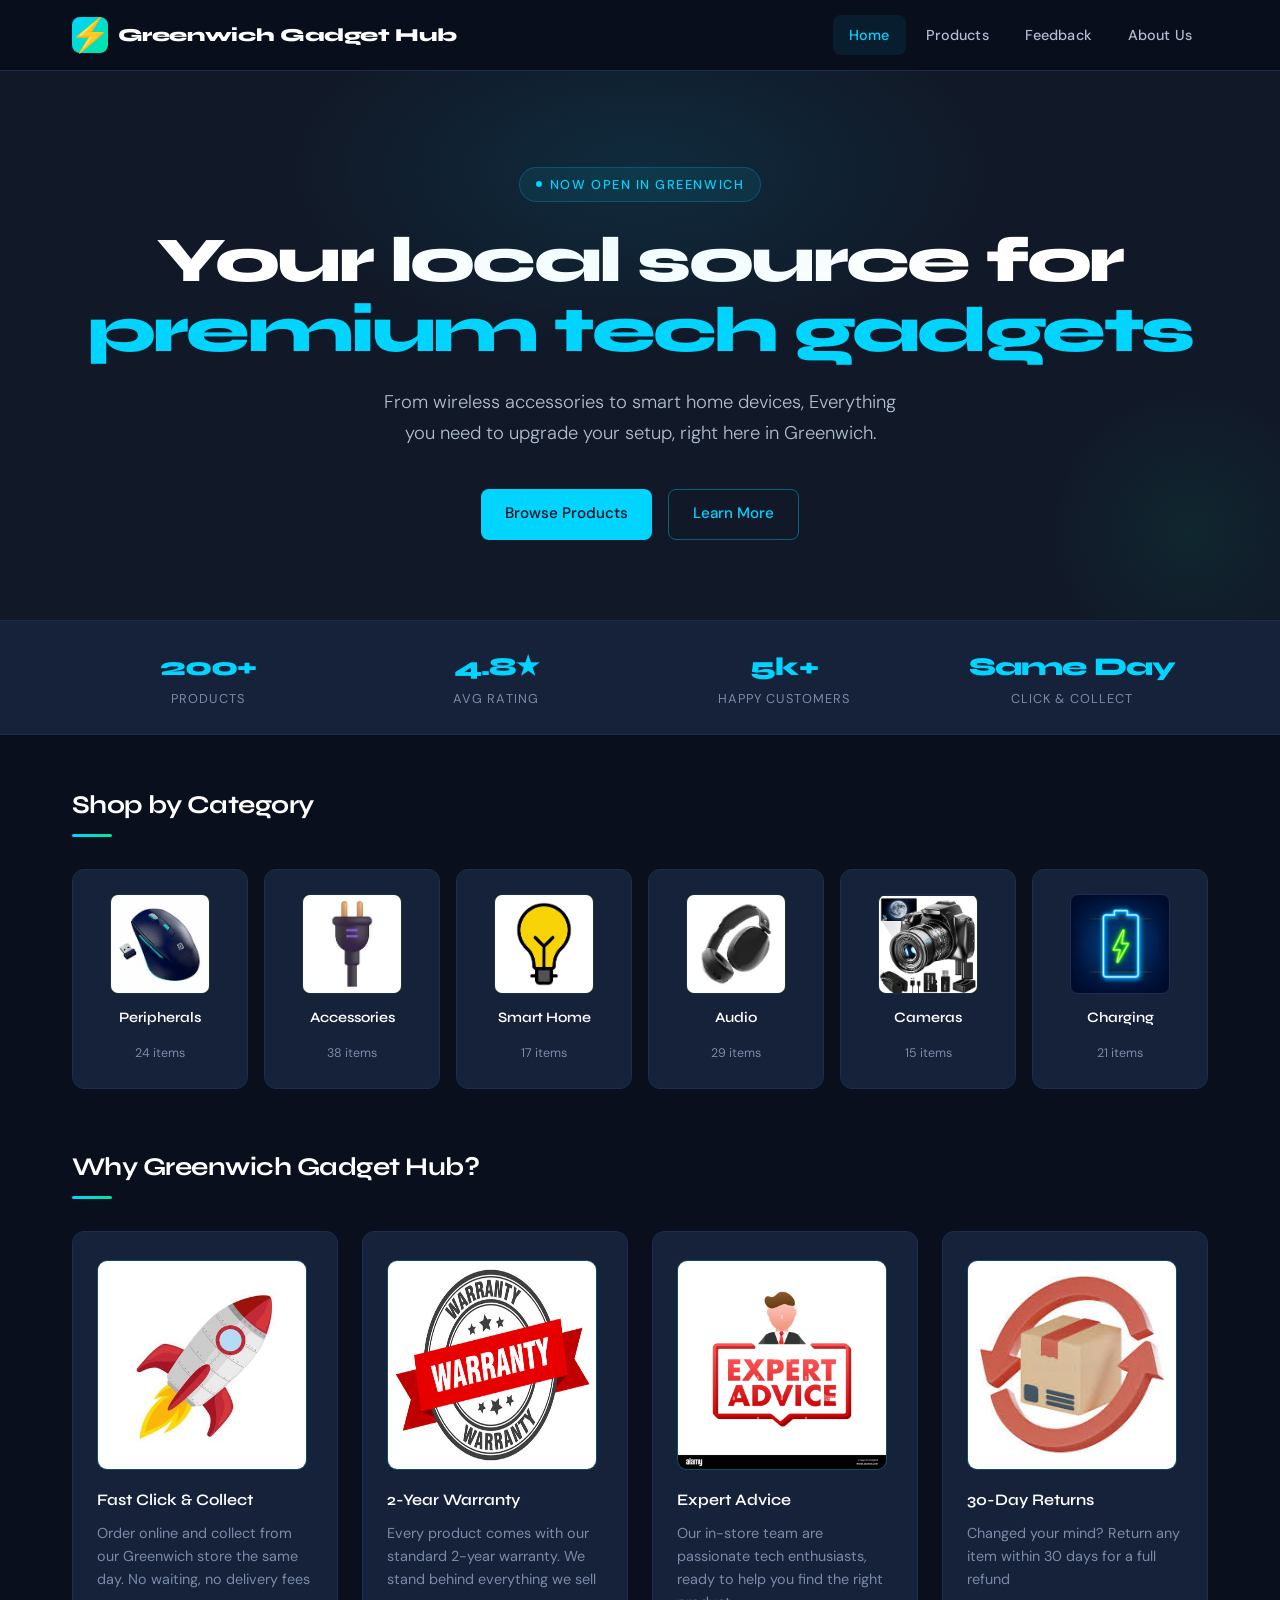
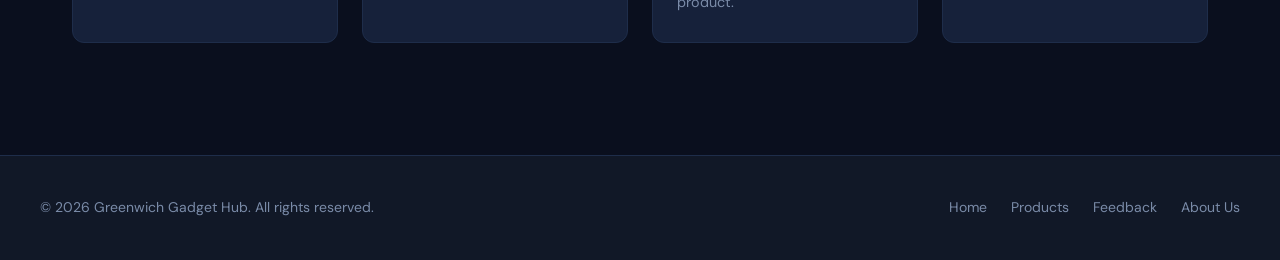
<file: index.html>
<!DOCTYPE html>
<html lang="en">
<head>
  <meta charset="UTF-8" />
  <meta name="viewport" content="width=device-width, initial-scale=1.0" />
  <title>Greenwich Gadget Hub</title>
  <link rel="stylesheet" href="style.css" />
  <style>
    
    /* Hero section */
    .home-hero {
      background: var(--navy2);
      border-bottom: 1px solid var(--border);
      padding: 6rem 2rem 5rem;
      text-align: center;
      position: relative;
      overflow: hidden;
    }

    .home-hero::before {
      content: '';
      position: absolute;
      top: -100px; left: 50%; transform: translateX(-50%);
      width: 800px; height: 400px;
      background: radial-gradient(ellipse, rgba(0,212,255,0.1) 0%, transparent 65%);
      pointer-events: none;
    }

    .home-hero::after {
      content: '';
      position: absolute;
      bottom: -60px; right: -60px;
      width: 300px; height: 300px;
      background: radial-gradient(ellipse, rgba(0,229,160,0.07) 0%, transparent 70%);
      pointer-events: none;
    }

    .hero-eyebrow {
      display: inline-flex;
      align-items: center;
      gap: 0.5rem;
      font-size: 0.8rem;
      font-weight: 500;
      letter-spacing: 0.12em;
      text-transform: uppercase;
      color: var(--cyan);
      background: rgba(0,212,255,0.08);
      border: 1px solid rgba(0,212,255,0.2);
      border-radius: 20px;
      padding: 0.35rem 1rem;
      margin-bottom: 1.5rem;
    }

    .hero-eyebrow::before {
      content: '';
      width: 6px; height: 6px;
      background: var(--cyan);
      border-radius: 50%;
      animation: pulse 2s ease-in-out infinite;
    }

    @keyframes pulse {
      0%, 100% { opacity: 1; transform: scale(1); }
      50% { opacity: 0.4; transform: scale(0.8); }
    }

    .home-hero h1 {
      font-family: 'Syne', sans-serif;
      font-weight: 800;
      font-size: clamp(2.5rem, 6vw, 4rem);
      color: var(--white);
      letter-spacing: -0.04em;
      line-height: 1.1;
      margin-bottom: 1.25rem;
    }

    .home-hero h1 .line2 { color: var(--cyan); }

    .home-hero .subtitle {
      color: var(--light);
      font-size: 1.15rem;
      font-weight: 300;
      max-width: 540px;
      margin: 0 auto 2.5rem;
      line-height: 1.7;
    }

    .hero-cta { display: flex; gap: 1rem; justify-content: center; flex-wrap: wrap; }

    /*stats bar */
    .stats-bar {
      background: var(--card);
      border-bottom: 1px solid var(--border);
    }

    .stats-inner {
      max-width: 1200px;
      margin: 0 auto;
      padding: 1.5rem 2rem;
      display: grid;
      grid-template-columns: repeat(4, 1fr);
      gap: 1rem;
      text-align: center;
    }

    .stat-item {}
    .stat-num {
      font-family: 'Syne', sans-serif;
      font-size: 1.6rem;
      font-weight: 800;
      color: var(--cyan);
      letter-spacing: -0.03em;
    }
    .stat-label { font-size: 0.8rem; color: var(--muted); text-transform: uppercase; letter-spacing: 0.08em; }

    /*categories */
    .cat-grid {
      display: grid;
      grid-template-columns: repeat(auto-fill, minmax(160px, 1fr));
      gap: 1rem;
      margin-top: 0;
    }

    .cat-card {
      background: var(--card);
      border: 1px solid var(--border);
      border-radius: var(--radius);
      padding: 1.5rem 1rem;
      text-align: center;
      text-decoration: none;
      color: var(--text);
      transition: border-color 0.2s, transform 0.2s, box-shadow 0.2s;
      display: flex;
      flex-direction: column;
      align-items: center;
      gap: 0.75rem;
    }

    .cat-card img {
      width: 100px; height: 100px;
      object-fit: contain;
      border-radius: var(--radius-sm);
      background: rgba(255,255,255,0.04);
      border: 1px solid var(--border);
    }

    .cat-card:hover {
      border-color: rgba(0,212,255,0.35);
      transform: translateY(-3px);
      box-shadow: var(--glow);
    }

    .cat-icon { font-size: 2rem; }

    .cat-name {
      font-family: 'Syne', sans-serif;
      font-weight: 600;
      font-size: 0.9rem;
      color: var(--white);
    }

    .cat-count { font-size: 0.78rem; color: var(--muted); }

    /*features */
    .features-grid {
      display: grid;
      grid-template-columns: repeat(auto-fill, minmax(260px, 1fr));
      gap: 1.5rem;
    }

    .feature-card {
      background: var(--card);
      border: 1px solid var(--border);
      border-radius: var(--radius);
      padding: 1.75rem 1.5rem;
    }

    .feature-icon {
      width: 210px; height: 210px;
      background: rgba(0,212,255,0.1);
      border-radius: 10px;
      display: flex; align-items: center; justify-content: center;
      font-size: 1.3rem;
      margin-bottom: 1rem;
      border: 1px solid rgba(0,212,255,0.15);
    }

    .feature-card h3 {
      font-family: 'Syne', sans-serif;
      font-weight: 600;
      font-size: 1rem;
      color: var(--white);
      margin-bottom: 0.5rem;
    }

    .feature-card p { color: var(--muted); font-size: 0.9rem; line-height: 1.6; }

    /*featured products */
    .product-mini {
      background: var(--card);
      border: 1px solid var(--border);
      border-radius: var(--radius);
      padding: 1.5rem;
      display: flex;
      align-items: center;
      gap: 1.25rem;
      transition: border-color 0.2s, transform 0.2s;
    }

    .product-mini:hover { border-color: rgba(0,212,255,0.3); transform: translateY(-2px); }

    .product-mini-img {
      width: 64px; height: 64px;
      background: rgba(255,255,255,0.04);
      border: 1px solid var(--border);
      border-radius: var(--radius-sm);
      display: flex; align-items: center; justify-content: center;
      font-size: 1.8rem;
      flex-shrink: 0;
    }
    .product-mini-img img {
      max-width: 100%;
      max-height: 100%;
      object-fit: contain;
    }

    .logo-icon img {
      width: 40px;
      height: 40px;
      object-fit: contain;
    }

    .product-mini-info { flex: 1; }
    .product-mini-name { font-weight: 500; color: var(--white); font-size: 0.95rem; margin-bottom: 0.2rem; }
    .product-mini-cat { font-size: 0.78rem; color: var(--muted); }
    .product-mini-price { font-family: 'Syne', sans-serif; font-weight: 700; color: var(--cyan); font-size: 1.05rem; }

    @media (max-width: 768px) {
      .stats-inner { grid-template-columns: repeat(2, 1fr); }
    }
  </style>
</head>
<body>

  <header>
    <div class="header-inner">
      <a href="index.html" class="logo">
        <div class="logo-icon">
          <img src="images/logo.png" alt="Greenwich Gadget Hub Logo" />
        </div>
        <div class="logo-text">
          Greenwich Gadget Hub
        </div>
      </a>
      <nav>
        <a href="index.html" class="active">Home</a>
        <a href="products.html">Products</a>
        <a href="feedback.html">Feedback</a>
        <a href="about.html">About Us</a>
      </nav>
    </div>
  </header>

  <!-- HERO -->
  <section class="home-hero">
    <div class="hero-eyebrow">Now open in Greenwich</div>
    <h1>
      Your local source for<br>
      <span class="line2">premium tech gadgets</span>
    </h1>
    <p class="subtitle">
      From wireless accessories to smart home devices, Everything you need to upgrade your setup, right here in Greenwich.
    </p>
    <div class="hero-cta">
      <a href="products.html" class="btn btn-primary">Browse Products</a>
      <a href="about.html" class="btn btn-outline">Learn More</a>
    </div>
  </section>


  <!-- STATS BAR -->
  <div class="stats-bar">
    <div class="stats-inner">
      <div class="stat-item">
        <div class="stat-num">200+</div>
        <div class="stat-label">Products</div>
      </div>
      <div class="stat-item">
        <div class="stat-num">4.8★</div>
        <div class="stat-label">Avg Rating</div>
      </div>
      <div class="stat-item">
        <div class="stat-num">5k+</div>
        <div class="stat-label">Happy Customers</div>
      </div>
      <div class="stat-item">
        <div class="stat-num">Same Day</div>
        <div class="stat-label">Click &amp; Collect</div>
      </div>
    </div>
  </div>

  <main>


    <!-- CATEGORIES -->
    <section style="margin-bottom: 3.5rem;">
      <p class="section-title">Shop by Category</p>
      <div class="section-divider"></div>
      <div class="cat-grid">
        <a href="products.html" class="cat-card">
          <img src="images/mouse.jpg" alt="Wireless Mouse">
          <span class="cat-name">Peripherals</span>
          <span class="cat-count">24 items</span>
        </a>
        <a href="products.html" class="cat-card">
          <img src="images/accessories.jpg" alt="Accessories">
          <span class="cat-name">Accessories</span>
          <span class="cat-count">38 items</span>
        </a>
        <a href="products.html" class="cat-card">
          <img src="images/bulb.png" alt="Smart Bulb">
          <span class="cat-name">Smart Home</span>
          <span class="cat-count">17 items</span>
        </a>
        <a href="products.html" class="cat-card">
          <img src="images/headphones.jpg" alt="Wireless Headphones">
          <span class="cat-name">Audio</span>
          <span class="cat-count">29 items</span>
        </a>
        <a href="products.html" class="cat-card">
          <img src="images/cameras.jpg" alt="Digital Camera">
          <span class="cat-name">Cameras</span>
          <span class="cat-count">15 items</span>
        </a>
        <a href="products.html" class="cat-card">
          <img src="images/charge.jpg" alt="Wireless Charger">
          <span class="cat-name">Charging</span>
          <span class="cat-count">21 items</span>
        </a>
      </div>
    </section>


    <!-- WHY US -->
    <section>
      <p class="section-title">Why Greenwich Gadget Hub?</p>
      <div class="section-divider"></div>
      <div class="features-grid">
        <div class="feature-card">
          <img src="images/fast delivery.jpg" alt="Fast Delivery" class="feature-icon" />
          <h3>Fast Click &amp; Collect</h3>
          <p>Order online and collect from our Greenwich store the same day. No waiting, no delivery fees</p>
        </div>
        <div class="feature-card">
          <img src="images/warranty.jpg" alt="Warranty" class="feature-icon" />
          <h3>2-Year Warranty</h3>
          <p>Every product comes with our standard 2-year warranty. We stand behind everything we sell</p>
        </div>
        <div class="feature-card">
          <img src="images/expert.jpg" alt="Expert Advice" class="feature-icon" />
          <h3>Expert Advice</h3>
          <p>Our in-store team are passionate tech enthusiasts, ready to help you find the right product.</p>
        </div>
        <div class="feature-card">
          <img src="images/return.jpg" alt="30-Day Returns" class="feature-icon" />
          <h3>30-Day Returns</h3>
          <p>Changed your mind? Return any item within 30 days for a full refund</p>
        </div>
      </div>
    </section>

  </main>

  <!-- page footer-->
  <footer>
    <div class="footer-inner">
      <div class="footer-copy">© 2026 Greenwich Gadget Hub. All rights reserved.</div>
      <div class="footer-links">
        <a href="index.html">Home</a>
        <a href="products.html">Products</a>
        <a href="feedback.html">Feedback</a>
        <a href="about.html">About Us</a>
      </div>
    </div>
  </footer>

</body>
</html>
</file>
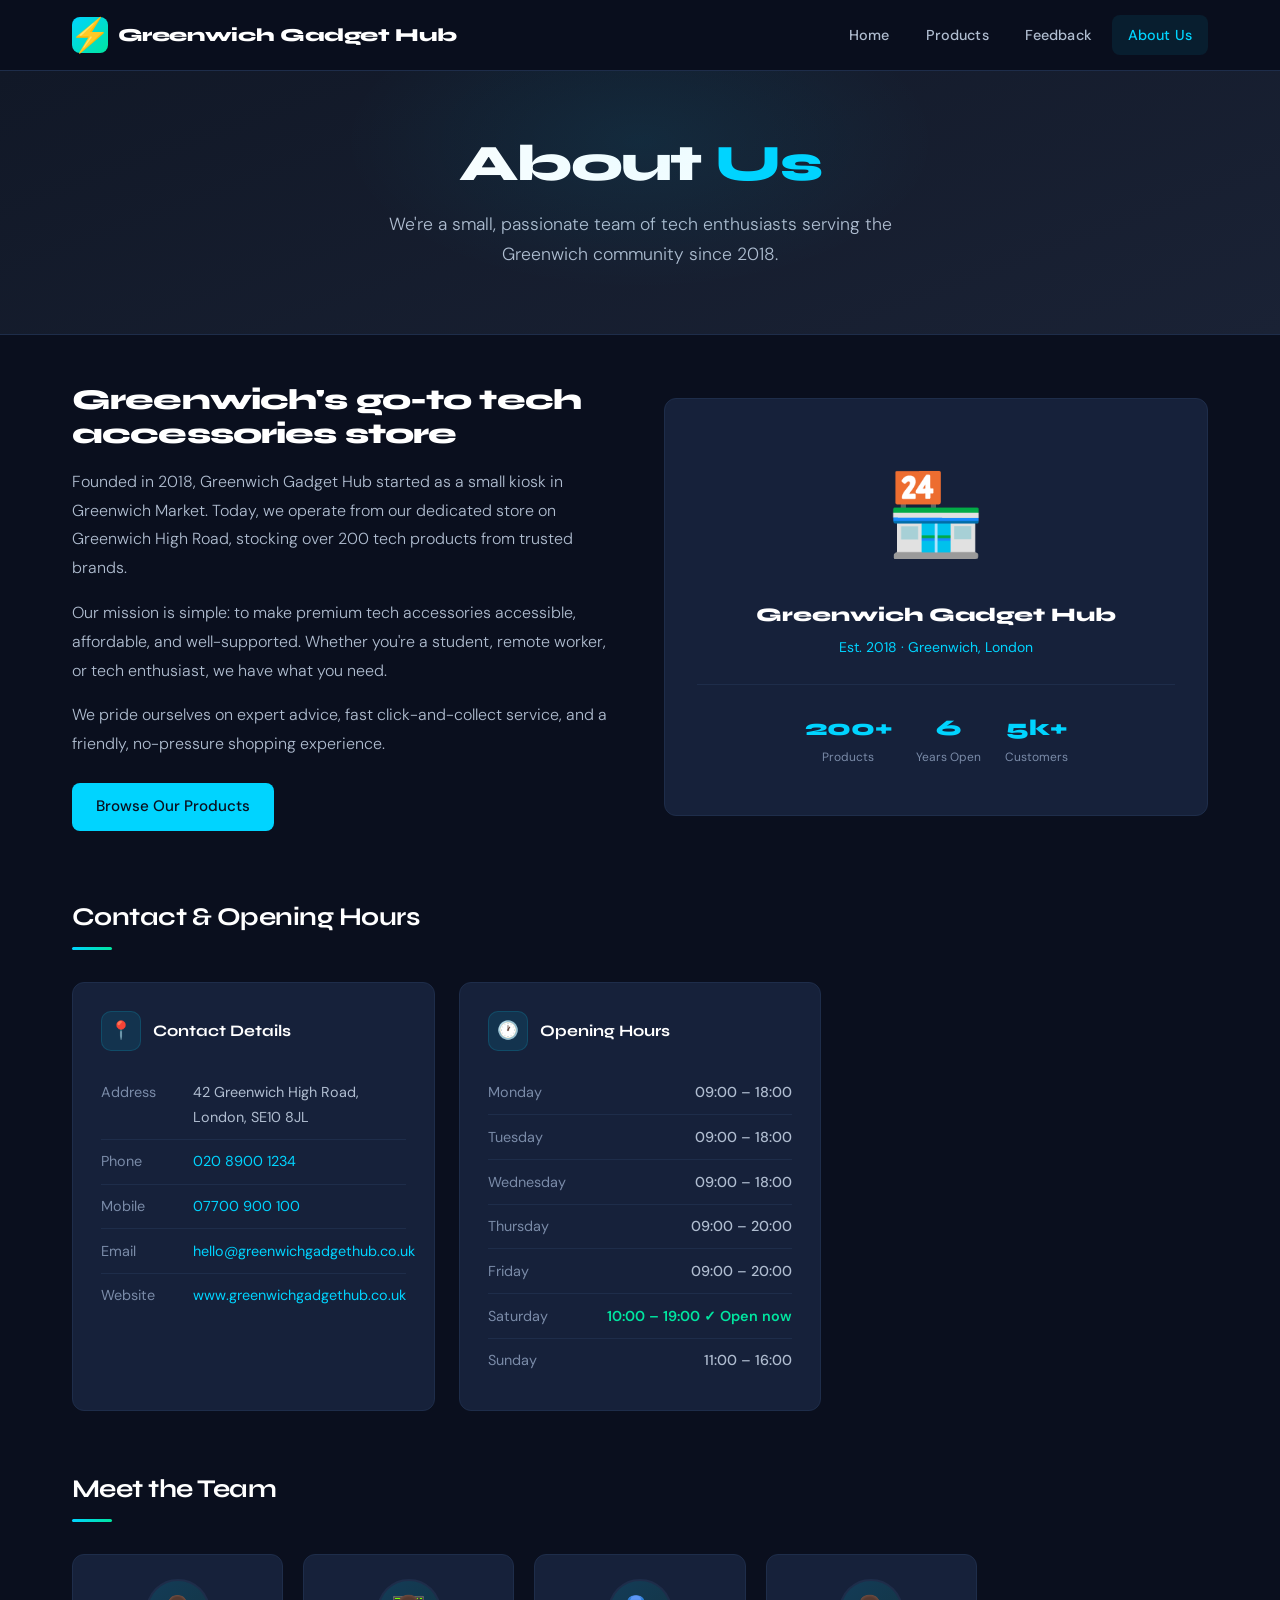
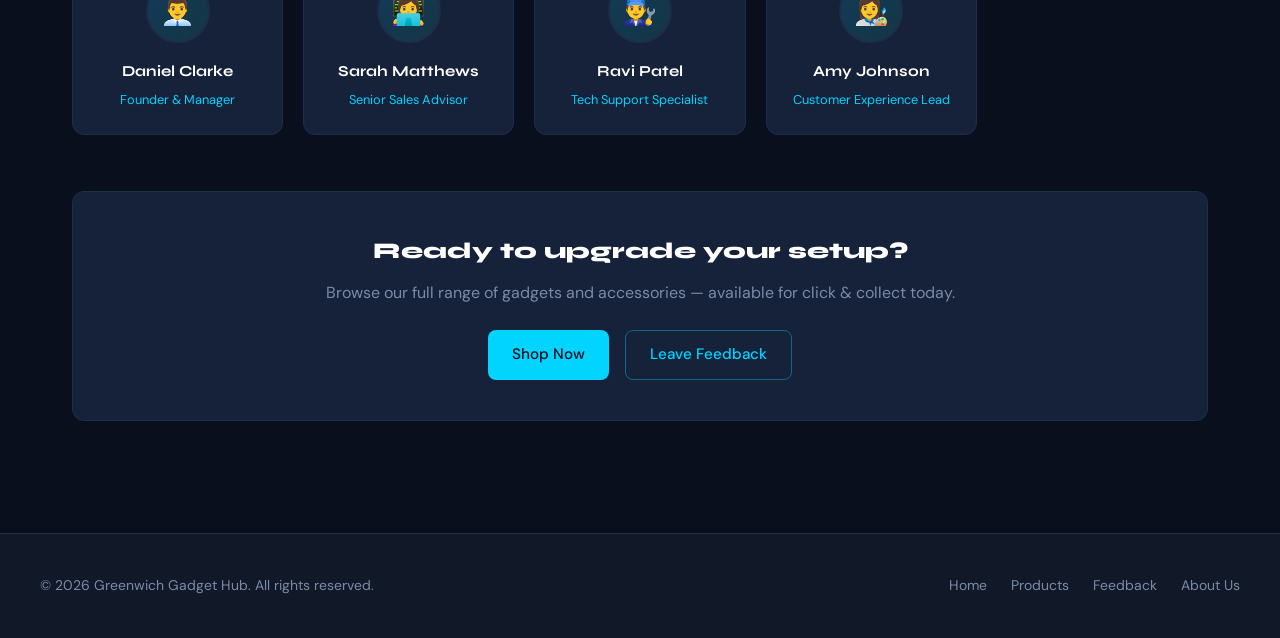
<file: about.html>
<!DOCTYPE html>
<html lang="en">
<head>
  <meta charset="UTF-8" />
  <meta name="viewport" content="width=device-width, initial-scale=1.0" />
  <title>About Us — Greenwich Gadget Hub</title>
  <link rel="stylesheet" href="style.css" />
  <style>
    .about-intro {
      display: grid;
      grid-template-columns: 1fr 1fr;
      gap: 3rem;
      align-items: center;
      margin-bottom: 4rem;
    }

    .about-intro-text h2 {
      font-family: 'Syne', sans-serif;
      font-weight: 800;
      font-size: 1.8rem;
      color: var(--white);
      letter-spacing: -0.03em;
      line-height: 1.2;
      margin-bottom: 1rem;
    }

    .about-intro-text p {
      color: var(--light);
      font-weight: 300;
      font-size: 1rem;
      line-height: 1.8;
      margin-bottom: 1rem;
    }

    .about-visual {
      background: var(--card);
      border: 1px solid var(--border);
      border-radius: var(--radius);
      padding: 3rem 2rem;
      text-align: center;
    }

    .store-icon { font-size: 5rem; margin-bottom: 1rem; }
    .store-name {
      font-family: 'Syne', sans-serif;
      font-weight: 800;
      font-size: 1.2rem;
      color: var(--white);
      margin-bottom: 0.3rem;
    }
    .store-tagline { color: var(--cyan); font-size: 0.875rem; }

    /* Info grid */
    .info-grid {
      display: grid;
      grid-template-columns: repeat(auto-fill, minmax(300px, 1fr));
      gap: 1.5rem;
      margin-bottom: 3rem;
    }

    .info-block {
      background: var(--card);
      border: 1px solid var(--border);
      border-radius: var(--radius);
      padding: 1.75rem;
    }

    .info-block-header {
      display: flex;
      align-items: center;
      gap: 0.75rem;
      margin-bottom: 1.25rem;
    }

    .info-block-icon {
      width: 40px; height: 40px;
      background: rgba(0,212,255,0.1);
      border: 1px solid rgba(0,212,255,0.15);
      border-radius: 10px;
      display: flex; align-items: center; justify-content: center;
      font-size: 1.1rem;
    }

    .info-block-title {
      font-family: 'Syne', sans-serif;
      font-weight: 700;
      font-size: 1rem;
      color: var(--white);
    }

    .info-row {
      display: flex;
      align-items: flex-start;
      gap: 0.75rem;
      padding: 0.6rem 0;
      border-bottom: 1px solid var(--border);
      font-size: 0.9rem;
    }

    .info-row:last-child { border-bottom: none; padding-bottom: 0; }

    .info-label { color: var(--muted); min-width: 80px; flex-shrink: 0; }
    .info-value { color: var(--light); }
    .info-value a { color: var(--cyan); text-decoration: none; }
    .info-value a:hover { text-decoration: underline; }

    /* Hours table */
    .hours-row {
      display: flex;
      justify-content: space-between;
      padding: 0.6rem 0;
      border-bottom: 1px solid var(--border);
      font-size: 0.9rem;
    }

    .hours-row:last-child { border-bottom: none; }
    .hours-day { color: var(--muted); }
    .hours-time { color: var(--light); font-weight: 500; }
    .hours-time.closed { color: #ff6b6b; }
    .hours-time.today { color: var(--green); font-weight: 600; }

    /* Team */
    .team-grid {
      display: grid;
      grid-template-columns: repeat(auto-fill, minmax(200px, 1fr));
      gap: 1.25rem;
      margin-bottom: 3rem;
    }

    .team-card {
      background: var(--card);
      border: 1px solid var(--border);
      border-radius: var(--radius);
      padding: 1.5rem 1rem;
      text-align: center;
      transition: border-color 0.2s, transform 0.2s;
    }

    .team-card:hover { border-color: rgba(0,212,255,0.3); transform: translateY(-2px); }

    .team-avatar {
      width: 64px; height: 64px;
      border-radius: 50%;
      background: linear-gradient(135deg, rgba(0,212,255,0.15), rgba(0,229,160,0.1));
      border: 2px solid var(--border);
      margin: 0 auto 1rem;
      display: flex; align-items: center; justify-content: center;
      font-size: 1.75rem;
    }

    .team-name { font-family: 'Syne', sans-serif; font-weight: 700; font-size: 0.95rem; color: var(--white); margin-bottom: 0.25rem; }
    .team-role { font-size: 0.8rem; color: var(--cyan); }

    /* Map placeholder */
    .map-placeholder {
      background: var(--card);
      border: 1px solid var(--border);
      border-radius: var(--radius);
      height: 240px;
      display: flex;
      flex-direction: column;
      align-items: center;
      justify-content: center;
      gap: 0.75rem;
      color: var(--muted);
    }


    .logo-icon img {
      width: 40px;
      height: 40px;
      object-fit: contain;
    }


    .map-placeholder .map-icon { font-size: 2.5rem; }
    .map-placeholder p { font-size: 0.9rem; }
    .map-placeholder strong { color: var(--light); }

    @media (max-width: 768px) {
      .about-intro { grid-template-columns: 1fr; }
    }
  </style>
</head>
<body>

  <!-- HEADER -->
  <header>
    <div class="header-inner">
      <a href="index.html" class="logo">
        <div class="logo-icon">
          <img src="images/logo.png" alt="Greenwich Gadget Hub Logo" />
        </div>
        <div class="logo-text">
          Greenwich Gadget Hub
        </div>
      </a>
      <nav>
        <a href="index.html">Home</a>
        <a href="products.html">Products</a>
        <a href="feedback.html">Feedback</a>
        <a href="about.html" class="active">About Us</a>
      </nav>
    </div>
  </header>

  <!-- HERO -->
  <div class="page-hero">
    <h1>About <span class="accent">Us</span></h1>
    <p>We're a small, passionate team of tech enthusiasts serving the Greenwich community since 2018.</p>
  </div>

  <main>

    <!-- ABOUT INTRO -->
    <section class="about-intro">
      <div class="about-intro-text">
        <h2>Greenwich's go-to tech accessories store</h2>
        <p>
          Founded in 2018, Greenwich Gadget Hub started as a small kiosk in Greenwich Market. Today, we operate from our dedicated store on Greenwich High Road, stocking over 200 tech products from trusted brands.
        </p>
        <p>
          Our mission is simple: to make premium tech accessories accessible, affordable, and well-supported. Whether you're a student, remote worker, or tech enthusiast, we have what you need.
        </p>
        <p>
          We pride ourselves on expert advice, fast click-and-collect service, and a friendly, no-pressure shopping experience.
        </p>
        <a href="products.html" class="btn btn-primary" style="margin-top:0.5rem">Browse Our Products</a>
      </div>

      <div class="about-visual">
        <div class="store-icon">🏪</div>
        <div class="store-name">Greenwich Gadget Hub</div>
        <div class="store-tagline">Est. 2018 · Greenwich, London</div>
        <div style="display:flex; gap:1.5rem; justify-content:center; margin-top:1.5rem; padding-top:1.5rem; border-top:1px solid var(--border);">
          <div style="text-align:center">
            <div style="font-family:'Syne',sans-serif; font-size:1.4rem; font-weight:800; color:var(--cyan);">200+</div>
            <div style="font-size:0.75rem; color:var(--muted);">Products</div>
          </div>
          <div style="text-align:center">
            <div style="font-family:'Syne',sans-serif; font-size:1.4rem; font-weight:800; color:var(--cyan);">6</div>
            <div style="font-size:0.75rem; color:var(--muted);">Years Open</div>
          </div>
          <div style="text-align:center">
            <div style="font-family:'Syne',sans-serif; font-size:1.4rem; font-weight:800; color:var(--cyan);">5k+</div>
            <div style="font-size:0.75rem; color:var(--muted);">Customers</div>
          </div>
        </div>
      </div>
    </section>

    <!-- CONTACT & HOURS -->
    <section style="margin-bottom: 3.5rem;">
      <p class="section-title">Contact &amp; Opening Hours</p>
      <div class="section-divider"></div>
      <div class="info-grid">

        <!-- Contact info -->
        <div class="info-block">
          <div class="info-block-header">
            <div class="info-block-icon">📍</div>
            <div class="info-block-title">Contact Details</div>
          </div>
          <div class="info-row">
            <span class="info-label">Address</span>
            <span class="info-value">42 Greenwich High Road, London, SE10 8JL</span>
          </div>
          <div class="info-row">
            <span class="info-label">Phone</span>
            <span class="info-value"><a href="tel:02089001234">020 8900 1234</a></span>
          </div>
          <div class="info-row">
            <span class="info-label">Mobile</span>
            <span class="info-value"><a href="tel:07700900100">07700 900 100</a></span>
          </div>
          <div class="info-row">
            <span class="info-label">Email</span>
            <span class="info-value"><a href="mailto:hello@greenwichgadgethub.co.uk">hello@greenwichgadgethub.co.uk</a></span>
          </div>
          <div class="info-row">
            <span class="info-label">Website</span>
            <span class="info-value"><a href="#">www.greenwichgadgethub.co.uk</a></span>
          </div>
        </div>

        <!-- Opening hours -->
        <div class="info-block">
          <div class="info-block-header">
            <div class="info-block-icon">🕐</div>
            <div class="info-block-title">Opening Hours</div>
          </div>
          <div class="hours-row">
            <span class="hours-day">Monday</span>
            <span class="hours-time">09:00 – 18:00</span>
          </div>
          <div class="hours-row">
            <span class="hours-day">Tuesday</span>
            <span class="hours-time">09:00 – 18:00</span>
          </div>
          <div class="hours-row">
            <span class="hours-day">Wednesday</span>
            <span class="hours-time">09:00 – 18:00</span>
          </div>
          <div class="hours-row">
            <span class="hours-day">Thursday</span>
            <span class="hours-time">09:00 – 20:00</span>
          </div>
          <div class="hours-row">
            <span class="hours-day">Friday</span>
            <span class="hours-time">09:00 – 20:00</span>
          </div>
          <div class="hours-row">
            <span class="hours-day">Saturday</span>
            <span class="hours-time today">10:00 – 19:00 ✓ Open now</span>
          </div>
          <div class="hours-row">
            <span class="hours-day">Sunday</span>
            <span class="hours-time">11:00 – 16:00</span>
          </div>
        </div>
      </div>
    </section>

    <!-- MEET THE TEAM -->
    <section style="margin-bottom: 3.5rem;">
      <p class="section-title">Meet the Team</p>
      <div class="section-divider"></div>
      <div class="team-grid">
        <div class="team-card">
          <div class="team-avatar">👨‍💼</div>
          <div class="team-name">Daniel Clarke</div>
          <div class="team-role">Founder &amp; Manager</div>
        </div>
        <div class="team-card">
          <div class="team-avatar">👩‍💻</div>
          <div class="team-name">Sarah Matthews</div>
          <div class="team-role">Senior Sales Advisor</div>
        </div>
        <div class="team-card">
          <div class="team-avatar">👨‍🔧</div>
          <div class="team-name">Ravi Patel</div>
          <div class="team-role">Tech Support Specialist</div>
        </div>
        <div class="team-card">
          <div class="team-avatar">👩‍🎨</div>
          <div class="team-name">Amy Johnson</div>
          <div class="team-role">Customer Experience Lead</div>
        </div>
      </div>
    </section>

    <!-- CTA -->
    <section style="background:var(--card); border:1px solid var(--border); border-radius:var(--radius); padding:2.5rem; text-align:center;">
      <p style="font-family:'Syne',sans-serif; font-size:1.4rem; font-weight:800; color:var(--white); margin-bottom:0.5rem;">Ready to upgrade your setup?</p>
      <p style="color:var(--muted); margin-bottom:1.5rem;">Browse our full range of gadgets and accessories — available for click &amp; collect today.</p>
      <div style="display:flex; gap:1rem; justify-content:center; flex-wrap:wrap;">
        <a href="products.html" class="btn btn-primary">Shop Now</a>
        <a href="feedback.html" class="btn btn-outline">Leave Feedback</a>
      </div>
    </section>

  </main>


  <!-- FOOTER -->
  <footer>
    <div class="footer-inner">
      <div class="footer-copy">© 2026 Greenwich Gadget Hub. All rights reserved.</div>
      <div class="footer-links">
        <a href="index.html">Home</a>
        <a href="products.html">Products</a>
        <a href="feedback.html">Feedback</a>
        <a href="about.html">About Us</a>
      </div>
    </div>
  </footer>

</body>
</html>
</file>
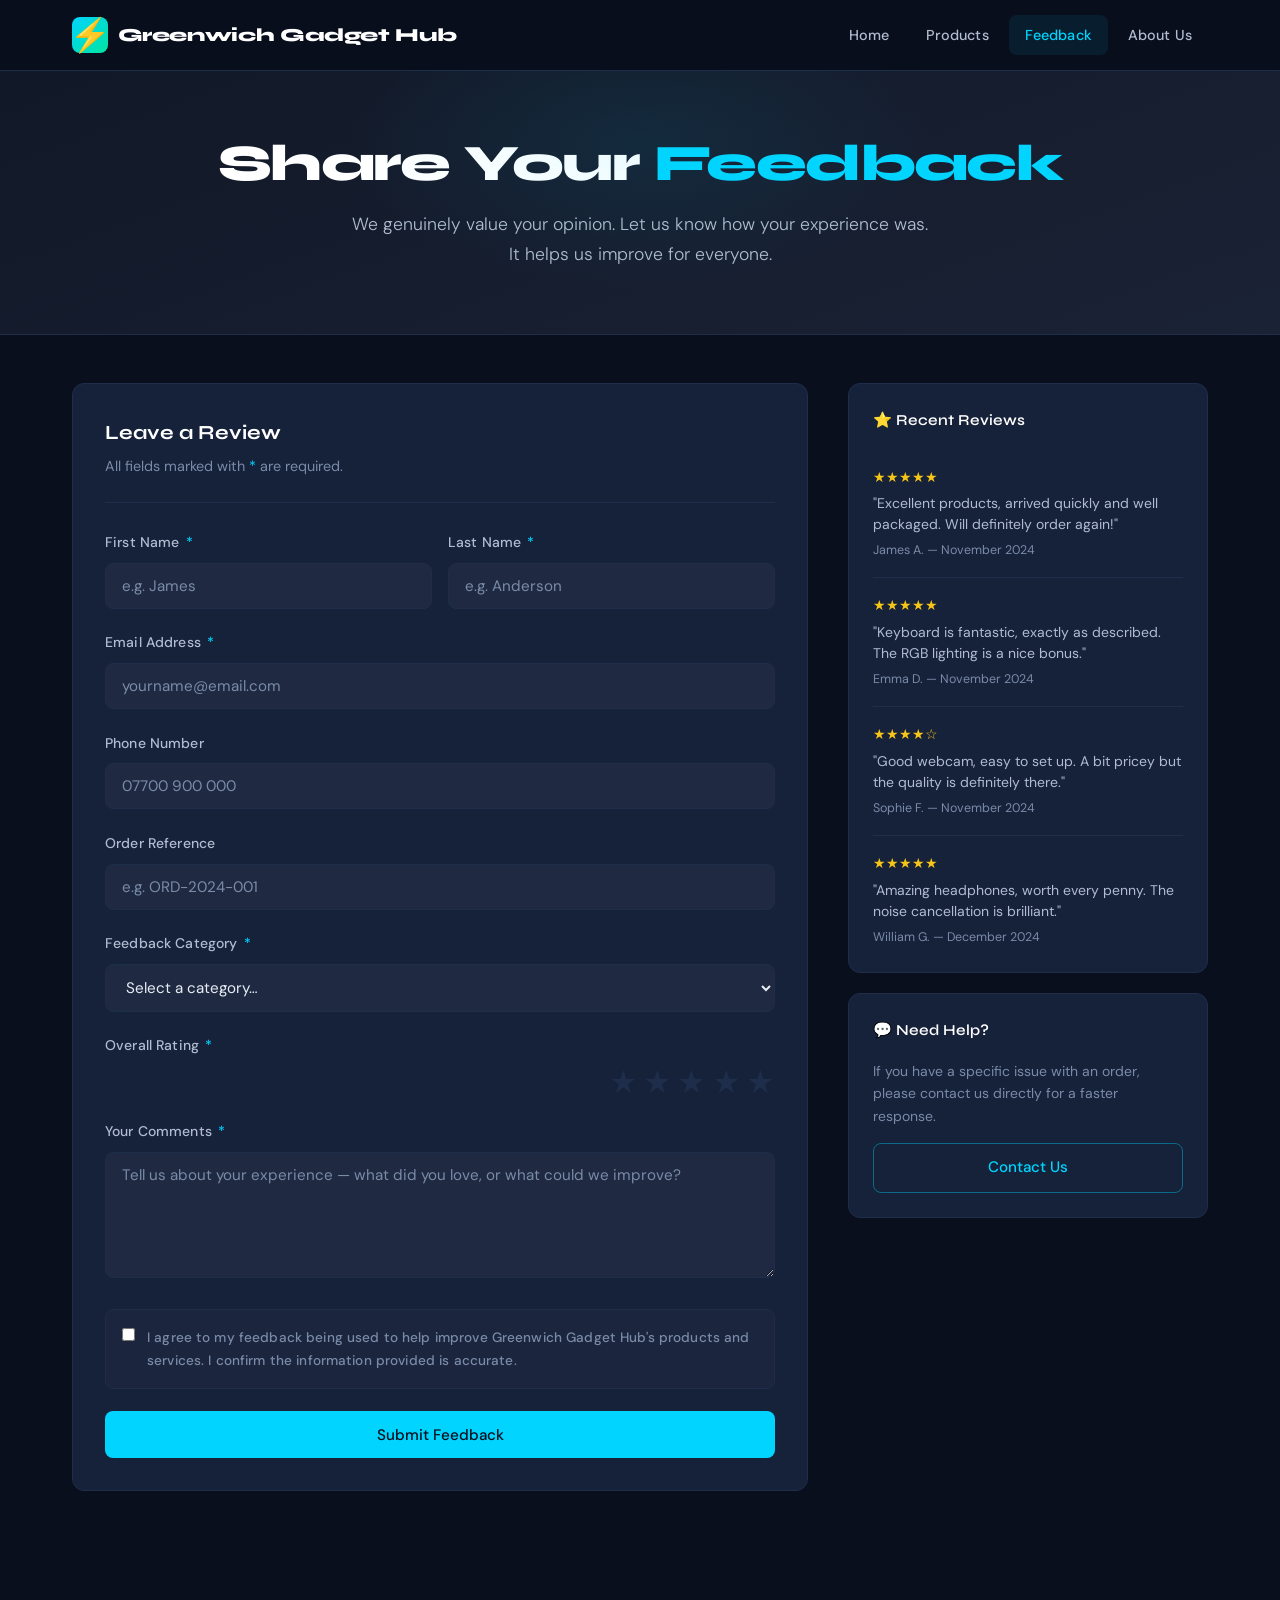
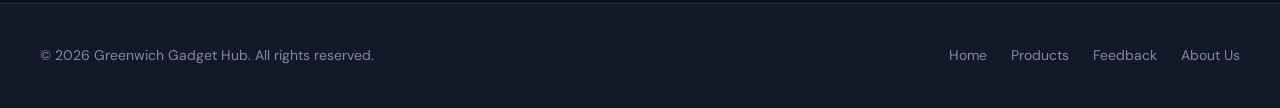
<file: feedback.html>
<!DOCTYPE html>
<html lang="en">
<head>
  <meta charset="UTF-8" />
  <meta name="viewport" content="width=device-width, initial-scale=1.0" />
  <title>Feedback — Greenwich Gadget Hub</title>
  <link rel="stylesheet" href="style.css" />
  <style>
    .feedback-layout {
      display: grid;
      grid-template-columns: 1fr 360px;
      gap: 2.5rem;
      align-items: start;
    }

    .form-card {
      background: var(--card);
      border: 1px solid var(--border);
      border-radius: var(--radius);
      padding: 2rem;
    }

    .form-card h2 {
      font-family: 'Syne', sans-serif;
      font-weight: 700;
      font-size: 1.25rem;
      color: var(--white);
      margin-bottom: 0.25rem;
    }

    .form-card .form-intro {
      color: var(--muted);
      font-size: 0.9rem;
      margin-bottom: 1.75rem;
      padding-bottom: 1.5rem;
      border-bottom: 1px solid var(--border);
    }

    .form-row {
      display: grid;
      grid-template-columns: 1fr 1fr;
      gap: 1rem;
    }

    /* Star rating */
    .star-rating {
      display: flex;
      flex-direction: row-reverse;
      gap: 0.3rem;
    }

    .star-rating input[type="radio"] { display: none; }

    .star-rating label {
      font-size: 2rem;
      color: var(--border);
      cursor: pointer;
      transition: color 0.15s, transform 0.1s;
      margin: 0;
      line-height: 1;
    }

    .star-rating input[type="radio"]:checked ~ label,
    .star-rating label:hover,
    .star-rating label:hover ~ label {
      color: #f5c518;
    }

    .star-rating label:hover { transform: scale(1.2); }

    /* Sidebar info cards */
    .sidebar { display: flex; flex-direction: column; gap: 1.25rem; }

    .info-card {
      background: var(--card);
      border: 1px solid var(--border);
      border-radius: var(--radius);
      padding: 1.5rem;
    }

    .info-card h3 {
      font-family: 'Syne', sans-serif;
      font-weight: 600;
      font-size: 0.95rem;
      color: var(--white);
      margin-bottom: 1rem;
      display: flex;
      align-items: center;
      gap: 0.5rem;
    }

    .review-item {
      padding: 1rem 0;
      border-bottom: 1px solid var(--border);
    }

    .review-item:last-child { border-bottom: none; padding-bottom: 0; }

    .review-stars { color: #f5c518; font-size: 0.85rem; margin-bottom: 0.3rem; }
    .review-text { color: var(--light); font-size: 0.875rem; line-height: 1.5; margin-bottom: 0.3rem; }
    .review-author { color: var(--muted); font-size: 0.78rem; }

    .consent-group {
      display: flex;
      align-items: flex-start;
      gap: 0.75rem;
      padding: 1rem;
      background: rgba(255,255,255,0.02);
      border: 1px solid var(--border);
      border-radius: var(--radius-sm);
    }

    .consent-group input[type="checkbox"] {
      width: auto;
      margin-top: 2px;
      accent-color: var(--cyan);
      flex-shrink: 0;
    }

    .consent-group label {
      font-size: 0.85rem;
      color: var(--muted);
      margin: 0;
    }


    .logo-icon img {
      width: 40px;
      height: 40px;
      object-fit: contain;
    }


    @media (max-width: 900px) {
      .feedback-layout { grid-template-columns: 1fr; }
      .form-row { grid-template-columns: 1fr; }
    }
  </style>
</head>
<body>

  <!-- HEADER -->
  <header>
    <div class="header-inner">
      <a href="index.html" class="logo">
        <div class="logo-icon">
          <img src="images/logo.png" alt="Greenwich Gadget Hub Logo" />
        </div>
        <div class="logo-text">
          Greenwich Gadget Hub
        </div>
      </a>
      <nav>
        <a href="index.html">Home</a>
        <a href="products.html">Products</a>
        <a href="feedback.html" class="active">Feedback</a>
        <a href="about.html">About Us</a>
      </nav>
    </div>
  </header>

  <!-- HERO -->
  <div class="page-hero">
    <h1>Share Your <span class="accent">Feedback</span></h1>
    <p>We genuinely value your opinion. Let us know how your experience was. It helps us improve for everyone.</p>
  </div>

  <!-- MAIN CONTENT -->
  <main>
    <div class="feedback-layout">

      <!-- FORM -->
      <div class="form-card">
        <h2>Leave a Review</h2>
        <p class="form-intro">All fields marked with <span style="color:var(--cyan)">*</span> are required.</p>

        <form id="feedbackForm" novalidate onsubmit="submitFeedback(event)">

          <div class="form-row">
            <div class="form-group">
              <label for="firstName">First Name <span class="required">*</span></label>
              <input type="text" id="firstName" name="firstName" placeholder="e.g. James" required />
            </div>
            <div class="form-group">
              <label for="lastName">Last Name <span class="required">*</span></label>
              <input type="text" id="lastName" name="lastName" placeholder="e.g. Anderson" required />
            </div>
          </div>

          <div class="form-group">
            <label for="email">Email Address <span class="required">*</span></label>
            <input type="email" id="email" name="email" placeholder="yourname@email.com" required />
          </div>

          <div class="form-group">
            <label for="phone">Phone Number</label>
            <input type="tel" id="phone" name="phone" placeholder="07700 900 000" />
          </div>

          <div class="form-group">
            <label for="orderRef">Order Reference</label>
            <input type="text" id="orderRef" name="orderRef" placeholder="e.g. ORD-2024-001" />
          </div>

          <!-- feedback category and rating -->
          <div class="form-group">
            <label for="category">Feedback Category <span class="required">*</span></label>
            <select id="category" name="category" required>
              <option value="" disabled selected>Select a category…</option>
              <option value="product">Product Quality</option>
              <option value="service">Customer Service</option>
              <option value="delivery">Delivery / Collection</option>
              <option value="website">Website Experience</option>
              <option value="other">Other</option>
            </select>
          </div>

          <!-- star rating -->
          <div class="form-group">
            <label>Overall Rating <span class="required">*</span></label>
            <div class="star-rating" role="group" aria-label="Star rating">
              <input type="radio" id="star5" name="rating" value="5" required />
              <label for="star5" title="5 stars — Excellent" aria-label="5 stars">★</label>
              <input type="radio" id="star4" name="rating" value="4" />
              <label for="star4" title="4 stars — Good" aria-label="4 stars">★</label>
              <input type="radio" id="star3" name="rating" value="3" />
              <label for="star3" title="3 stars — Average" aria-label="3 stars">★</label>
              <input type="radio" id="star2" name="rating" value="2" />
              <label for="star2" title="2 stars — Poor" aria-label="2 stars">★</label>
              <input type="radio" id="star1" name="rating" value="1" />
              <label for="star1" title="1 star — Very Poor" aria-label="1 star">★</label>
            </div>
          </div>

          <div class="form-group">
            <label for="comments">Your Comments <span class="required">*</span></label>
            <textarea id="comments" name="comments" placeholder="Tell us about your experience — what did you love, or what could we improve?" rows="5" required></textarea>
          </div>

          <div class="form-group">
            <div class="consent-group">
              <input type="checkbox" id="consent" name="consent" required />
              <label for="consent">
                I agree to my feedback being used to help improve Greenwich Gadget Hub's products and services. I confirm the information provided is accurate.
              </label>
            </div>
          </div>

          <button type="submit" class="btn btn-primary" style="width:100%; justify-content:center; padding:0.85rem;">
            Submit Feedback
          </button>

          <p id="formError" style="color:#ff6b6b; font-size:0.85rem; margin-top:0.75rem; display:none;">
            Please fill in all required fields before submitting.
          </p>
        </form>

        <!-- Thank you messsage -->
        <div class="thank-you" id="thankYou">
          <div style="font-size:2.5rem; margin-bottom:0.75rem;">✅</div>
          <h3>Thank You for Your Feedback!</h3>
          <p>We really appreciate you taking the time to share your experience. Your review helps us serve our customers better.</p>
          <div style="margin-top:1.25rem;">
            <a href="products.html" class="btn btn-outline">Browse More Products</a>
          </div>
        </div>
      </div>

      <!-- SIDEBAR -->
      <div class="sidebar">
        <div class="info-card">
          <h3>⭐ Recent Reviews</h3>
          <div class="review-item">
            <div class="review-stars">★★★★★</div>
            <div class="review-text">"Excellent products, arrived quickly and well packaged. Will definitely order again!"</div>
            <div class="review-author">James A. — November 2024</div>
          </div>
          <div class="review-item">
            <div class="review-stars">★★★★★</div>
            <div class="review-text">"Keyboard is fantastic, exactly as described. The RGB lighting is a nice bonus."</div>
            <div class="review-author">Emma D. — November 2024</div>
          </div>
          <div class="review-item">
            <div class="review-stars">★★★★☆</div>
            <div class="review-text">"Good webcam, easy to set up. A bit pricey but the quality is definitely there."</div>
            <div class="review-author">Sophie F. — November 2024</div>
          </div>
          <div class="review-item">
            <div class="review-stars">★★★★★</div>
            <div class="review-text">"Amazing headphones, worth every penny. The noise cancellation is brilliant."</div>
            <div class="review-author">William G. — December 2024</div>
          </div>
        </div>

        <!-- Need help card -->
        <div class="info-card">
          <h3>💬 Need Help?</h3>
          <p style="color:var(--muted); font-size:0.875rem; line-height:1.6; margin-bottom:1rem;">
            If you have a specific issue with an order, please contact us directly for a faster response.
          </p>
          <a href="about.html" class="btn btn-outline" style="width:100%; justify-content:center;">Contact Us</a>
        </div>
      </div>

    </div>
  </main>

  <!-- FOOTER -->
  <footer>
    <div class="footer-inner">
      <div class="footer-copy">© 2026 Greenwich Gadget Hub. All rights reserved.</div>
      <div class="footer-links">
        <a href="index.html">Home</a>
        <a href="products.html">Products</a>
        <a href="feedback.html">Feedback</a>
        <a href="about.html">About Us</a>
      </div>
    </div>
  </footer>


  <!-- JavaScript for form handling -->
  <script>
    //Form submission handler
    function submitFeedback(e) {
      e.preventDefault();
      const form = document.getElementById('feedbackForm');
      const errorMsg = document.getElementById('formError');

      //Gather form data
      const firstName = document.getElementById('firstName').value.trim();
      const lastName = document.getElementById('lastName').value.trim();
      const email = document.getElementById('email').value.trim();
      const category = document.getElementById('category').value;
      const rating = document.querySelector('input[name="rating"]:checked');
      const comments = document.getElementById('comments').value.trim();
      const consent = document.getElementById('consent').checked;

      // Basic validation
      if (!firstName || !lastName || !email || !category || !rating || !comments || !consent) {
        errorMsg.style.display = 'block';
        return;
      }

      errorMsg.style.display = 'none';
      form.style.display = 'none';
      const thankYou = document.getElementById('thankYou');
      thankYou.style.display = 'block';
      thankYou.scrollIntoView({ behavior: 'smooth', block: 'center' });
    }
  </script>

</body>
</html>
</file>
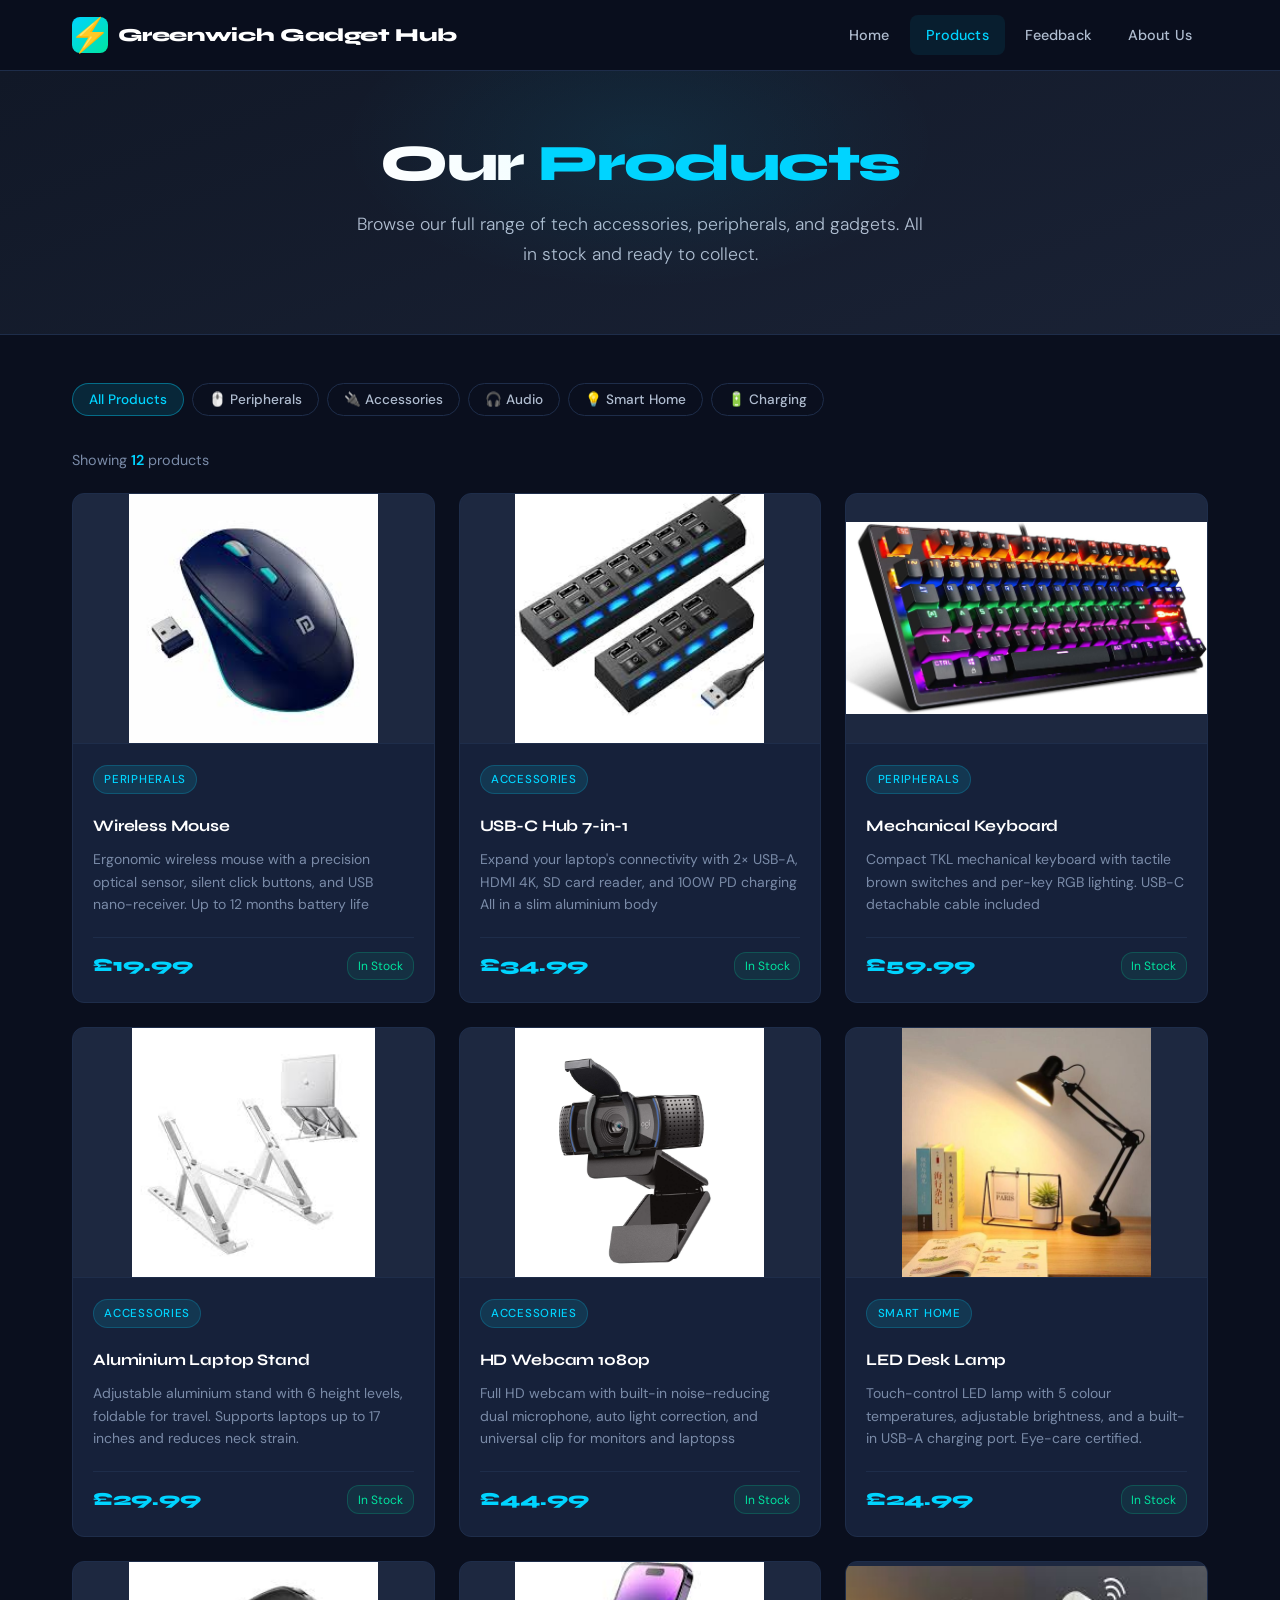
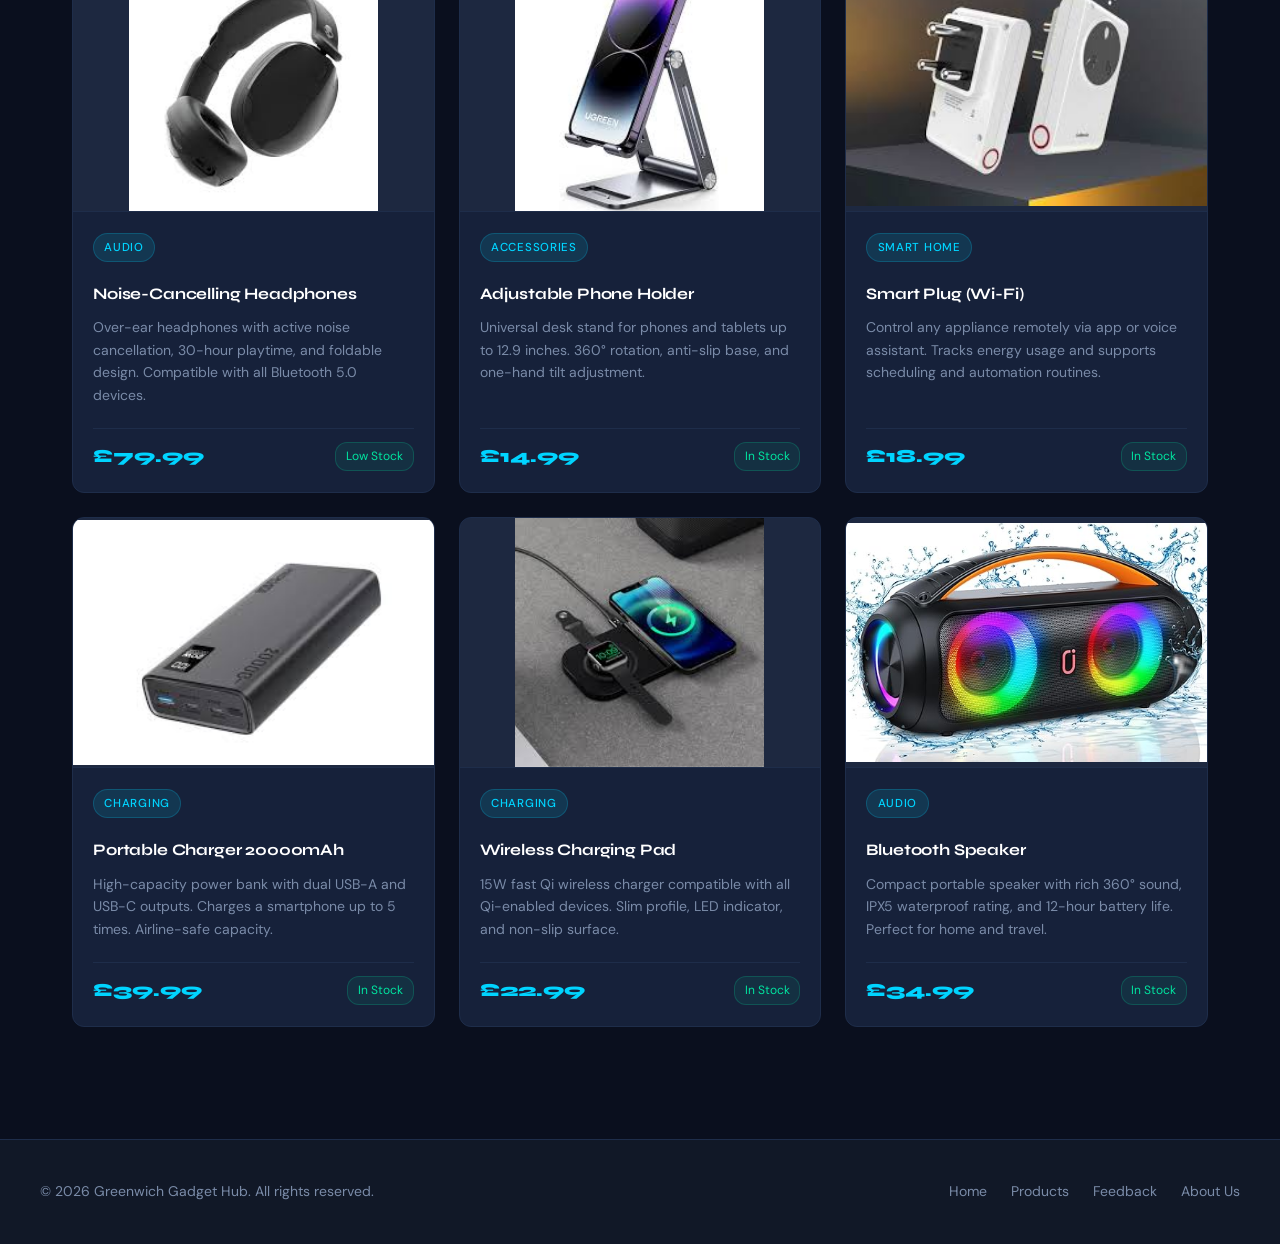
<file: products.html>
<!DOCTYPE html>
<html lang="en">
<head>
  <meta charset="UTF-8" />
  <meta name="viewport" content="width=device-width, initial-scale=1.0" />
  <title>Products — Greenwich Gadget Hub</title>
  <link rel="stylesheet" href="style.css" />
  <style>
    .filter-bar {
      display: flex;
      gap: 0.5rem;
      flex-wrap: wrap;
      margin-bottom: 2rem;
    }

    .filter-btn {
      font-family: 'DM Sans', sans-serif;
      font-size: 0.85rem;
      font-weight: 500;
      padding: 0.45rem 1rem;
      border-radius: 20px;
      border: 1px solid var(--border);
      background: transparent;
      color: var(--light);
      cursor: pointer;
      transition: all 0.2s;
    }

    .filter-btn:hover { border-color: var(--cyan); color: var(--cyan); }
    .filter-btn.active { background: rgba(0,212,255,0.12); color: var(--cyan); border-color: rgba(0,212,255,0.4); }

    .product-card {
      background: var(--card);
      border: 1px solid var(--border);
      border-radius: var(--radius);
      overflow: hidden;
      transition: border-color 0.2s, transform 0.2s, box-shadow 0.2s;
      display: flex;
      flex-direction: column;
    }

    .product-card:hover {
      border-color: rgba(0,212,255,0.3);
      transform: translateY(-3px);
      box-shadow: var(--glow);
    }

    .product-img {
      height: 250px;
      background: rgba(255,255,255,0.03);
      border-bottom: 1px solid var(--border);
      display: flex;
      align-items: center;
      justify-content: center;
      font-size: 3.5rem;
    }

    .product-body { padding: 1.25rem; flex: 1; display: flex; flex-direction: column; gap: 0.6rem; }

    .product-name {
      font-family: 'Syne', sans-serif;
      font-weight: 700;
      font-size: 1rem;
      color: var(--white);
      letter-spacing: -0.01em;
    }

    .product-desc { color: var(--muted); font-size: 0.875rem; line-height: 1.6; flex: 1; }

    .product-footer {
      display: flex;
      align-items: center;
      justify-content: space-between;
      margin-top: 0.75rem;
      padding-top: 0.75rem;
      border-top: 1px solid var(--border);
    }

    .product-price {
      font-family: 'Syne', sans-serif;
      font-weight: 800;
      font-size: 1.15rem;
      color: var(--cyan);
    }

    .product-stock {
      font-size: 0.75rem;
      color: var(--green);
      background: rgba(0,229,160,0.08);
      border: 1px solid rgba(0,229,160,0.2);
      border-radius: 12px;
      padding: 0.2rem 0.6rem;
    }

    .results-count { color: var(--muted); font-size: 0.9rem; margin-bottom: 1.25rem; }
    .results-count span { color: var(--cyan); font-weight: 600; }

    .no-results {
      text-align: center;
      padding: 4rem 2rem;
      color: var(--muted);
      display: none;
    }

    .logo-icon img {
      width: 40px;
      height: 40px;
      object-fit: contain;
    }

    .no-results h3 { font-family: 'Syne', sans-serif; color: var(--light); margin-bottom: 0.5rem; }
  </style>
</head>
<body>

  <header>
    <div class="header-inner">
      <a href="index.html" class="logo">
        <div class="logo-icon">
          <img src="images/logo.png" alt="Greenwich Gadget Hub Logo" />
        </div>
        <div class="logo-text">
          Greenwich Gadget Hub
        </div>
      </a>
      <nav>
        <a href="index.html">Home</a>
        <a href="products.html" class="active">Products</a>
        <a href="feedback.html">Feedback</a>
        <a href="about.html">About Us</a>
      </nav>
    </div>
  </header>

  <div class="page-hero">
    <h1>Our <span class="accent">Products</span></h1>
    <p>Browse our full range of tech accessories, peripherals, and gadgets. All in stock and ready to collect.</p>
  </div>

  <main>
    <!-- Filter butttons -->
    <div class="filter-bar" id="filterBar">
      <button class="filter-btn active" data-cat="all" onclick="filterProducts('all', this)">All Products</button>
      <button class="filter-btn" data-cat="Peripherals" onclick="filterProducts('Peripherals', this)">🖱️ Peripherals</button>
      <button class="filter-btn" data-cat="Accessories" onclick="filterProducts('Accessories', this)">🔌 Accessories</button>
      <button class="filter-btn" data-cat="Audio" onclick="filterProducts('Audio', this)">🎧 Audio</button>
      <button class="filter-btn" data-cat="Smart Home" onclick="filterProducts('Smart Home', this)">💡 Smart Home</button>
      <button class="filter-btn" data-cat="Charging" onclick="filterProducts('Charging', this)">🔋 Charging</button>
    </div>

    
    <div class="results-count" id="resultsCount">Showing <span id="countNum">8</span> products</div>

    <div class="grid-3" id="productGrid"></div>
    <div class="no-results" id="noResults">
      <h3>No products found</h3>
      <p>Try selecting a different category.</p>
    </div>
  </main>



  <!-- footer -->
  <footer>
    <div class="footer-inner">
      <div class="footer-copy">© 2026 Greenwich Gadget Hub. All rights reserved.</div>
      <div class="footer-links">
        <a href="index.html">Home</a>
        <a href="products.html">Products</a>
        <a href="feedback.html">Feedback</a>
        <a href="about.html">About Us</a>
      </div>
    </div>
  </footer>


  <!-- Product data and rendering logic -->
  <!--Javasript code -->
  <script>
    //product data
    const products = [
      {
        id: 1,
        name: "Wireless Mouse",
        description: "Ergonomic wireless mouse with a precision optical sensor, silent click buttons, and USB nano-receiver. Up to 12 months battery life",
        category: "Peripherals",
        price: "£19.99",
        stock: "In Stock",
        image: "images/mouse.jpg"
      },
      {
        id: 2,
        name: "USB-C Hub 7-in-1",
        description: "Expand your laptop's connectivity with 2× USB-A, HDMI 4K, SD card reader, and 100W PD charging All in a slim aluminium body",
        category: "Accessories",
        price: "£34.99",
        stock: "In Stock",
        image: "images/hub.jpg"
      },
      {
        id: 3,
        name: "Mechanical Keyboard",
        description: "Compact TKL mechanical keyboard with tactile brown switches and per-key RGB lighting. USB-C detachable cable included",
        category: "Peripherals",
        price: "£59.99",
        stock: "In Stock",
        image: "images/keyboard.jpg"
      },
      {
        id: 4,
        name: "Aluminium Laptop Stand",
        description: "Adjustable aluminium stand with 6 height levels, foldable for travel. Supports laptops up to 17 inches and reduces neck strain.",
        category: "Accessories",
        price: "£29.99",
        stock: "In Stock",
        image: "images/stand.jpg"
      },
      {
        id: 5,
        name: "HD Webcam 1080p",
        description: "Full HD webcam with built-in noise-reducing dual microphone, auto light correction, and universal clip for monitors and laptopss",
        category: "Accessories",
        price: "£44.99",
        stock: "In Stock",
        image: "images/webcam.jpg"
      },
      {
        id: 6,
        name: "LED Desk Lamp",
        description: "Touch-control LED lamp with 5 colour temperatures, adjustable brightness, and a built-in USB-A charging port. Eye-care certified.",
        category: "Smart Home",
        price: "£24.99",
        stock: "In Stock",
        image: "images/ledlamp.jpg"
      },
      {
        id: 7,
        name: "Noise-Cancelling Headphones",
        description: "Over-ear headphones with active noise cancellation, 30-hour playtime, and foldable design. Compatible with all Bluetooth 5.0 devices.",
        category: "Audio",
        price: "£79.99",
        stock: "Low Stock",
        image: "images/headphones.jpg"
      },
      {
        id: 8,
        name: "Adjustable Phone Holder",
        description: "Universal desk stand for phones and tablets up to 12.9 inches. 360° rotation, anti-slip base, and one-hand tilt adjustment.",
        category: "Accessories",
        price: "£14.99",
        stock: "In Stock",
        image: "images/phoneholder.jpg"
      },
      {
        id: 9,
        name: "Smart Plug (Wi-Fi)",
        description: "Control any appliance remotely via app or voice assistant. Tracks energy usage and supports scheduling and automation routines.",
        category: "Smart Home",
        price: "£18.99",
        stock: "In Stock",
        image: "images/smartcharger.jpg"
      },
      {
        id: 10,
        name: "Portable Charger 20000mAh",
        description: "High-capacity power bank with dual USB-A and USB-C outputs. Charges a smartphone up to 5 times. Airline-safe capacity.",
        category: "Charging",
        price: "£39.99",
        stock: "In Stock",
        image: "images/portablecharger.jpg"
      },
      {
        id: 11,
        name: "Wireless Charging Pad",
        description: "15W fast Qi wireless charger compatible with all Qi-enabled devices. Slim profile, LED indicator, and non-slip surface.",
        category: "Charging",
        price: "£22.99",
        stock: "In Stock",
        image: "images/wirelesscharger.jpg"
      },
      {
        id: 12,
        name: "Bluetooth Speaker",
        description: "Compact portable speaker with rich 360° sound, IPX5 waterproof rating, and 12-hour battery life. Perfect for home and travel.",
        category: "Audio",
        price: "£34.99",
        stock: "In Stock",
        image: "images/speaker.jpg"
      }
    ];

    //function to render products
    function renderProducts(list) {
      const grid = document.getElementById('productGrid');
      const noResults = document.getElementById('noResults');
      const countNum = document.getElementById('countNum');

      if (list.length === 0) {
        grid.style.display = 'none';
        noResults.style.display = 'block';
        countNum.textContent = '0';
        return;
      }

      grid.style.display = 'grid';
      noResults.style.display = 'none';
      countNum.textContent = list.length;

      //generate product cards
      grid.innerHTML = list.map(p => `
        <div class="product-card">
          <div class="product-img">
            <img src="${p.image}" alt="${p.name}" style="width:100%; height:100%; object-fit:contain;">
          </div>
          <div class="product-body">
            <div>
              <span class="badge" style="margin-bottom:0.5rem">${p.category}</span>
            </div>
            <div class="product-name">${p.name}</div>
            <div class="product-desc">${p.description}</div>
            <div class="product-footer">
              <span class="product-price">${p.price}</span>
              <span class="product-stock">${p.stock}</span>
            </div>
          </div>
        </div>
      `).join('');
    }


    //function to filter products by category
    function filterProducts(cat, btn) {
      document.querySelectorAll('.filter-btn').forEach(b => b.classList.remove('active'));
      btn.classList.add('active');
      const filtered = cat === 'all' ? products : products.filter(p => p.category === cat);
      renderProducts(filtered);
    }

    //initial render of all products
    renderProducts(products);
  </script>

</body>
</html>
</file>
<file: style.css>
@import url('https://fonts.googleapis.com/css2?family=Syne:wght@400;600;700;800&family=DM+Sans:ital,wght@0,300;0,400;0,500;1,300&display=swap');

:root {
  --navy: #0a0f1e;
  --navy2: #111827;
  --navy3: #1a2235;
  --card: #16213a;
  --border: #1e2d4a;
  --cyan: #00d4ff;
  --cyan2: #00b8e0;
  --green: #00e5a0;
  --text: #e8edf5;
  --muted: #7a8ba8;
  --light: #b0bdd0;
  --white: #ffffff;
  --radius: 12px;
  --radius-sm: 8px;
  --shadow: 0 4px 24px rgba(0,0,0,0.4);
  --glow: 0 0 20px rgba(0,212,255,0.15);
}

*, *::before, *::after { box-sizing: border-box; margin: 0; padding: 0; }


html { scroll-behavior: smooth; }


body {
  font-family: 'DM Sans', sans-serif;
  background: var(--navy);
  color: var(--text);
  font-size: 16px;
  line-height: 1.7;
  min-height: 100vh;
}


/* HEADER*/
header {
  background: rgba(10, 15, 30, 0.95);
  backdrop-filter: blur(12px);
  border-bottom: 1px solid var(--border);
  position: sticky;
  top: 0;
  z-index: 100;
}

.header-inner {
  max-width: 1200px;
  margin: 0 auto;
  padding: 0 2rem;
  display: flex;
  align-items: center;
  justify-content: space-between;
  height: 70px;
}

.logo {
  display: flex;
  align-items: center;
  gap: 0.6rem;
  text-decoration: none;
}

.logo-icon {
  width: 36px;
  height: 36px;
  background: linear-gradient(135deg, var(--cyan), var(--green));
  border-radius: 8px;
  display: flex;
  align-items: center;
  justify-content: center;
  font-size: 18px;
  flex-shrink: 0;
}

.logo-text {
  font-family: 'Syne', sans-serif;
  font-weight: 800;
  font-size: 1.15rem;
  color: var(--white);
  letter-spacing: -0.02em;
  line-height: 1.1;
}

.logo-text span {
  display: block;
  font-size: 0.65rem;
  font-weight: 400;
  color: var(--cyan);
  letter-spacing: 0.12em;
  text-transform: uppercase;
}

nav { display: flex; align-items: center; gap: 0.25rem; }

nav a {
  font-family: 'DM Sans', sans-serif;
  font-weight: 500;
  font-size: 0.9rem;
  color: var(--light);
  text-decoration: none;
  padding: 0.5rem 1rem;
  border-radius: var(--radius-sm);
  transition: color 0.2s, background 0.2s;
  letter-spacing: 0.01em;
}

nav a:hover { color: var(--white); background: rgba(255,255,255,0.06); }
nav a.active { color: var(--cyan); background: rgba(0,212,255,0.08); }


/*HERO/PAGE HEADER */
.page-hero {
  background: linear-gradient(160deg, var(--navy2) 0%, var(--navy3) 100%);
  border-bottom: 1px solid var(--border);
  padding: 4rem 2rem;
  text-align: center;
  position: relative;
  overflow: hidden;
}

.page-hero::before {
  content: '';
  position: absolute;
  top: -80px; left: 50%; transform: translateX(-50%);
  width: 600px; height: 300px;
  background: radial-gradient(ellipse, rgba(0,212,255,0.08) 0%, transparent 70%);
  pointer-events: none;
}

.page-hero h1 {
  font-family: 'Syne', sans-serif;
  font-weight: 800;
  font-size: clamp(2rem, 5vw, 3.2rem);
  color: var(--white);
  letter-spacing: -0.03em;
  line-height: 1.15;
  margin-bottom: 1rem;
}

.page-hero h1 .accent { color: var(--cyan); }

.page-hero p {
  color: var(--light);
  font-size: 1.1rem;
  font-weight: 300;
  max-width: 580px;
  margin: 0 auto;
}


/* MAIN CONTAINER*/
main { max-width: 1200px; margin: 0 auto; padding: 3rem 2rem; }


/*SECTION TITLES */
.section-title {
  font-family: 'Syne', sans-serif;
  font-weight: 700;
  font-size: 1.6rem;
  color: var(--white);
  letter-spacing: -0.02em;
  margin-bottom: 0.4rem;
}

.section-sub {
  color: var(--muted);
  font-size: 0.95rem;
  margin-bottom: 2rem;
}

.section-divider {
  width: 40px;
  height: 3px;
  background: linear-gradient(90deg, var(--cyan), var(--green));
  border-radius: 2px;
  margin: 0.5rem 0 2rem;
}


/* CARDS */
.card {
  background: var(--card);
  border: 1px solid var(--border);
  border-radius: var(--radius);
  padding: 1.5rem;
  transition: border-color 0.2s, transform 0.2s, box-shadow 0.2s;
}

.card:hover {
  border-color: rgba(0,212,255,0.3);
  transform: translateY(-2px);
  box-shadow: var(--glow);
}


/* BADGE*/
.badge {
  display: inline-block;
  font-size: 0.72rem;
  font-weight: 500;
  letter-spacing: 0.06em;
  text-transform: uppercase;
  padding: 0.25rem 0.65rem;
  border-radius: 20px;
  background: rgba(0,212,255,0.12);
  color: var(--cyan);
  border: 1px solid rgba(0,212,255,0.2);
}

.badge.green {
  background: rgba(0,229,160,0.12);
  color: var(--green);
  border-color: rgba(0,229,160,0.2);
}


/*BUTTONS */
.btn {
  display: inline-flex;
  align-items: center;
  gap: 0.5rem;
  font-family: 'DM Sans', sans-serif;
  font-weight: 500;
  font-size: 0.95rem;
  padding: 0.7rem 1.5rem;
  border-radius: var(--radius-sm);
  cursor: pointer;
  text-decoration: none;
  transition: all 0.2s;
  border: none;
}

.btn-primary {
  background: var(--cyan);
  color: var(--navy);
}

.btn-primary:hover { background: var(--cyan2); transform: translateY(-1px); }

.btn-outline {
  background: transparent;
  color: var(--cyan);
  border: 1px solid rgba(0,212,255,0.4);
}

.btn-outline:hover { background: rgba(0,212,255,0.08); }


/* GRID  */
.grid-3 { display: grid; grid-template-columns: repeat(auto-fill, minmax(300px, 1fr)); gap: 1.5rem; }
.grid-2 { display: grid; grid-template-columns: repeat(auto-fill, minmax(420px, 1fr)); gap: 1.5rem; }


/* FOOTER */
footer {
  background: var(--navy2);
  border-top: 1px solid var(--border);
  padding: 2.5rem 2rem;
  text-align: center;
  margin-top: 4rem;
}

.footer-inner {
  max-width: 1200px;
  margin: 0 auto;
  display: flex;
  flex-wrap: wrap;
  justify-content: space-between;
  align-items: center;
  gap: 1rem;
}

.footer-copy { color: var(--muted); font-size: 0.875rem; }
.footer-links { display: flex; gap: 1.5rem; }
.footer-links a { color: var(--muted); text-decoration: none; font-size: 0.875rem; transition: color 0.2s; }
.footer-links a:hover { color: var(--cyan); }



/* FORMS */
.form-group { margin-bottom: 1.4rem; }

label {
  display: block;
  font-size: 0.875rem;
  font-weight: 500;
  color: var(--light);
  margin-bottom: 0.5rem;
  letter-spacing: 0.01em;
}

label .required { color: var(--cyan); margin-left: 2px; }

input[type="text"],
input[type="email"],
input[type="tel"],
select,
textarea {
  width: 100%;
  background: rgba(255,255,255,0.04);
  border: 1px solid var(--border);
  border-radius: var(--radius-sm);
  color: var(--text);
  font-family: 'DM Sans', sans-serif;
  font-size: 0.95rem;
  padding: 0.75rem 1rem;
  transition: border-color 0.2s, box-shadow 0.2s;
  outline: none;
}

input:focus, select:focus, textarea:focus {
  border-color: var(--cyan);
  box-shadow: 0 0 0 3px rgba(0,212,255,0.1);
}

input::placeholder, textarea::placeholder { color: var(--muted); }

select option { background: var(--navy2); }

textarea { resize: vertical; min-height: 120px; }

.star-rating { display: flex; gap: 0.4rem; margin-top: 0.25rem; }

.star-rating input { display: none; }

.star-rating label {
  font-size: 1.8rem;
  color: var(--border);
  cursor: pointer;
  transition: color 0.15s, transform 0.15s;
  margin: 0;
  padding: 0;
}

.star-rating input:checked ~ label,
.star-rating label:hover,
.star-rating label:hover ~ label { color: #f5a623; }

.star-rating { flex-direction: row-reverse; }
.star-rating label:hover, .star-rating label:hover ~ label { transform: scale(1.15); }



/* THANK YOU MSG */
.thank-you {
  display: none;
  background: rgba(0,229,160,0.08);
  border: 1px solid rgba(0,229,160,0.25);
  border-radius: var(--radius);
  padding: 2rem;
  text-align: center;
  margin-top: 1.5rem;
}

.thank-you h3 {
  font-family: 'Syne', sans-serif;
  font-size: 1.3rem;
  color: var(--green);
  margin-bottom: 0.5rem;
}

.thank-you p { color: var(--light); }



/* RESPONSIVE */
@media (max-width: 768px) {
  .header-inner { padding: 0 1rem; }
  nav a { padding: 0.4rem 0.6rem; font-size: 0.82rem; }
  .logo-text span { display: none; }
  main { padding: 2rem 1rem; }
  .grid-3, .grid-2 { grid-template-columns: 1fr; }
  .footer-inner { flex-direction: column; text-align: center; }
}
</file>
